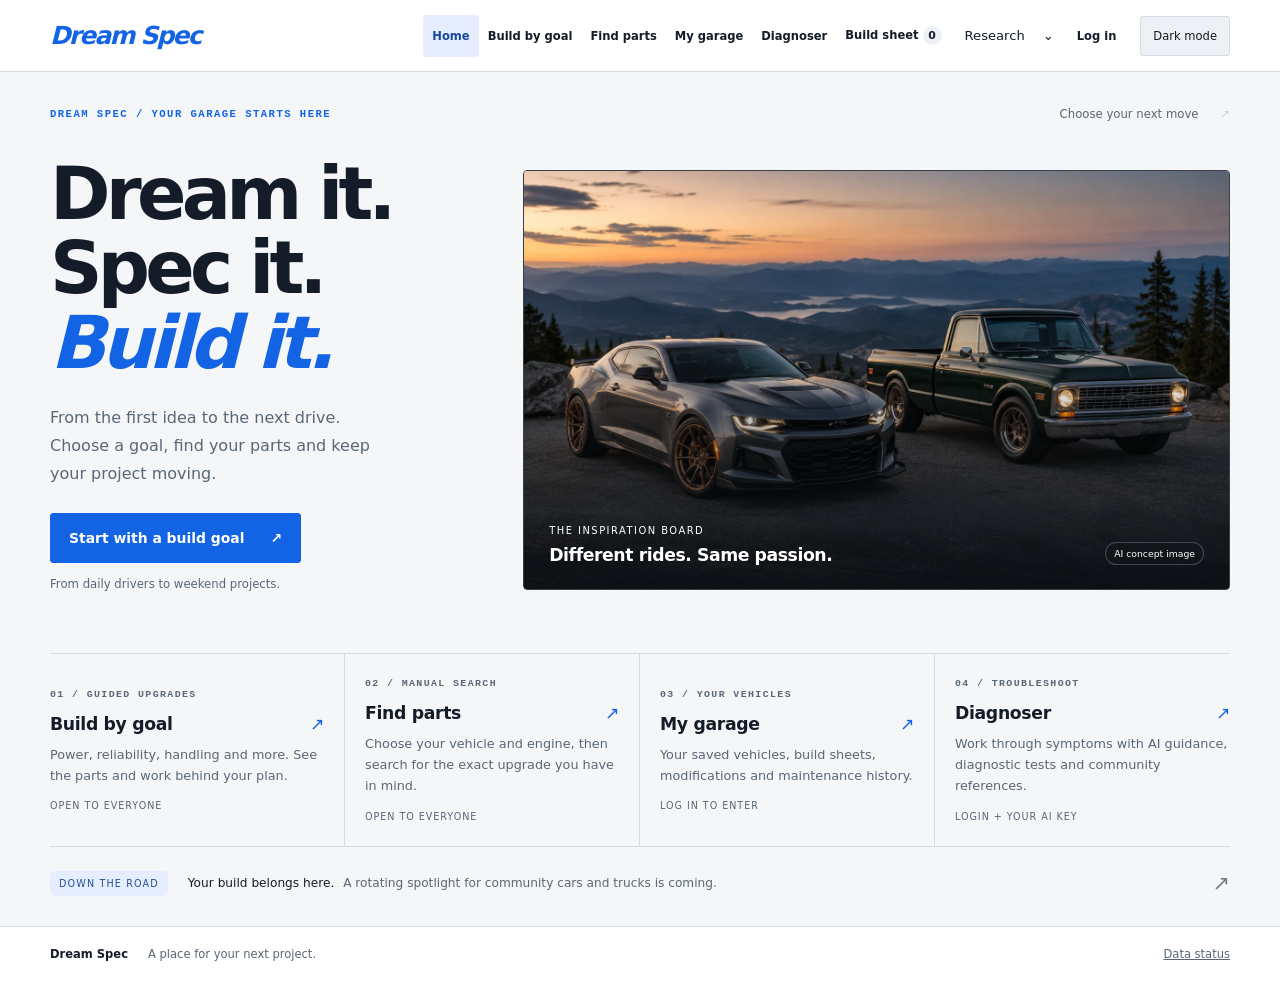
<file: index.html>
<!doctype html>
<html lang="en">
<head>
  <meta charset="utf-8" />
  <meta name="viewport" content="width=device-width,initial-scale=1" />
  <meta name="description" content="Dream Spec - automotive parts compatibility, rankings, pricing, research and build sheets." />
  <title>Dream Spec — Build smarter</title>
  <script src="dreamspec-config.js"></script>
  <script src="ds-appearance.js"></script>
  <link rel="stylesheet" href="styles.css" />
  <link rel="stylesheet" href="enhancements.css" /><link rel="stylesheet" href="polish.css" />
  <link rel="stylesheet" href="home.css" />
  <link rel="stylesheet" href="dreamspec-theme.css" />
</head>
<body data-view="home" class="ui-refresh">
  <a class="skip-link" href="#mainContent">Skip to content</a>
  <header class="topbar">
    <a class="brand" href="#" data-route="home" aria-label="Dream Spec home">Dream <span>Spec</span></a>
    <nav id="mainNav" class="main-nav" aria-label="Primary navigation">
      <button class="nav-link active" data-route="home">Home</button>
      <button class="nav-link" data-route="goals">Build by goal</button>
      <button class="nav-link" data-route="catalog">Find parts</button>
      <button class="nav-link" data-route="garage" data-route-bound="1">My garage</button>
      <button class="nav-link" data-route="diagnose">Diagnoser</button>
      <button class="nav-link" data-route="build">Build sheet <span id="buildNavCount" class="nav-count">0</span></button>
      <details class="research-nav"><summary>Research <span aria-hidden="true">⌄</span></summary><div class="research-menu">
      <button class="nav-link" data-route="prices">Price Finder <span id="priceNavCount" class="nav-count">0</span></button>
      <button class="nav-link" data-route="rankings">Rankings</button>
      <button class="nav-link" data-route="compare">Compare <span id="compareNavCount" class="nav-count">0</span></button>
      </div></details>
      <button id="accountButton" class="nav-link" data-route="account">Log in</button>
    </nav>
    <button id="colorModeToggle" class="ds-color-toggle" aria-label="Toggle dark mode" aria-pressed="false">Dark mode</button>
    <button id="mobileMenuButton" class="mobile-menu" aria-controls="mainNav" aria-expanded="false">Menu</button>
  </header>

  <main id="mainContent" tabindex="-1">
    <section id="homeView" class="view active-view shell" aria-labelledby="homeTitle">
      <div class="home-intro"><span class="eyebrow">Dream Spec / Your garage starts here</span><span class="home-edition">Choose your next move <span aria-hidden="true">↗</span></span></div>
      <div class="home-hero">
        <div class="home-copy">
          <h1 id="homeTitle">Dream it.<br>Spec it.<br><em>Build it.</em></h1>
          <p>From the first idea to the next drive. Choose a goal, find your parts and keep your project moving.</p>
          <button class="button primary home-cta" data-home-go="goals">Start with a build goal <span aria-hidden="true">↗</span></button>
          <span class="home-small-note">From daily drivers to weekend projects.</span>
        </div>
        <figure class="vehicle-showcase">
          <img src="assets/garage-showcase.webp" width="1536" height="1024" fetchpriority="high" alt="A silver sports coupe and a green classic pickup at a mountain overlook at dusk." />
          <figcaption><div><span class="showcase-kicker">The inspiration board</span><strong>Different rides. Same passion.</strong></div><span class="concept-label">AI concept image</span></figcaption>
        </figure>
      </div>
      <div class="home-paths ds-hub-paths" aria-label="Choose your next move">
        <button class="home-path" data-home-go="goals"><span class="path-number">01 / GUIDED UPGRADES</span><span class="path-title">Build by goal <span aria-hidden="true">↗</span></span><span class="path-description">Power, reliability, handling and more. See the parts and work behind your plan.</span><span class="ds-path-access">Open to everyone</span></button>
        <button class="home-path" data-home-go="catalog"><span class="path-number">02 / MANUAL SEARCH</span><span class="path-title">Find parts <span aria-hidden="true">↗</span></span><span class="path-description">Choose your vehicle and engine, then search for the exact upgrade you have in mind.</span><span class="ds-path-access">Open to everyone</span></button>
        <button class="home-path" data-home-go="garage"><span class="path-number">03 / YOUR VEHICLES</span><span class="path-title">My garage <span aria-hidden="true">↗</span></span><span class="path-description">Your saved vehicles, build sheets, modifications and maintenance history.</span><span class="ds-path-access">Log in to enter</span></button>
        <button class="home-path" data-home-go="diagnose"><span class="path-number">04 / TROUBLESHOOT</span><span class="path-title">Diagnoser <span aria-hidden="true">↗</span></span><span class="path-description">Work through symptoms with AI guidance, diagnostic tests and community references.</span><span class="ds-path-access">Login + your AI key</span></button>
      </div>
      <aside class="community-preview" aria-label="Upcoming community showcase"><span class="coming-label">Down the road</span><p><strong>Your build belongs here.</strong> A rotating spotlight for community cars and trucks is coming.</p><span class="community-mark" aria-hidden="true">↗</span></aside>
    </section>
    <section class="vehicle-strip">
      <div class="vehicle-strip-inner">
        <div class="vehicle-title"><span class="eyebrow">Your garage</span><strong id="vehicleName">Select a vehicle</strong><div class="browse-mode" role="tablist" aria-label="Catalog scope"><button id="vehicleModeButton" class="mode-button active" role="tab" aria-selected="true">Car</button><button id="platformModeButton" class="mode-button" role="tab" aria-selected="false">Engine / platform</button></div></div>
        <div class="selection-controls">
          <label class="application-search"><span>Find a car or engine</span><input id="applicationSearch" type="search" placeholder="e.g. Z3 2000, M52TU, Miata" autocomplete="off" aria-controls="applicationResults"></label>
          <div id="applicationResults" class="application-results" hidden aria-live="polite"></div>
          <div id="vehicleSelectors" class="vehicle-selectors">
            <label><span>Make</span><select id="makeSelect"></select></label>
            <label><span>Model</span><select id="modelSelect"></select></label>
            <label><span>Year</span><select id="yearSelect"></select></label>
            <label><span>Engine / variant</span><select id="variantSelect"></select></label>
          </div>
          <div id="platformSelectors" class="vehicle-selectors platform-selectors" hidden>
            <label><span>Make</span><select id="platformMakeSelect"></select></label>
            <label><span>Engine / platform</span><select id="platformSelect"></select></label>
            <label><span>Application</span><select id="platformApplicationSelect"></select></label>
          </div>
        </div>
        <div class="vehicle-side"><label><span>Goal</span><select id="goalSelect"><option value="balanced">Balanced street</option><option value="reliability">Reliability</option><option value="power">Power</option><option value="handling">Handling</option><option value="track">Track</option><option value="budget">Budget</option><option value="offroad">Off-road</option><option value="lightweight">Weight reduction</option><option value="safety">Safety</option></select></label><div id="vehicleBadges" class="vehicle-badges"></div></div>
      </div>
    </section>

    <div class="shell prototype-banner"><strong>Evidence-first catalog:</strong> automated product and vehicle updates. Ratings require published review data. <a href="data-status.html">View pipeline health</a>.</div>

    <section id="catalogView" class="view">
      <div class="hero shell">
        <div><span class="eyebrow">Automotive build planning</span><h1>Find parts that fit.<br>Research before you wrench.</h1><p>Compare compatible upgrades, rankings, seller pricing, owner discussions, install resources, prerequisites and complete build sheets in one place.</p></div>
        <div class="hero-stats"><div><strong id="heroCompatible">0</strong><span>catalog parts</span></div><div><strong id="heroCategories">0</strong><span>categories</span></div><div><strong id="heroOffers">0</strong><span>price offers</span></div><div><strong id="heroWatched">0</strong><span>watched prices</span></div></div>
      </div>

      <section class="shell filter-panel">
        <label class="search-label"><span>Search parts</span><input id="searchInput" type="search" placeholder="Search brand, part, category..." /></label>
        <label><span>Category</span><select id="categoryFilter"></select></label>
        <label><span>Install</span><select id="difficultyFilter"><option>All</option><option>Easy</option><option>Moderate</option><option>Advanced</option><option>Professional</option></select></label>
        <label><span>Max price</span><select id="maxPriceFilter"><option value="Any">Any</option><option value="250">$250</option><option value="500">$500</option><option value="1000">$1,000</option><option value="2000">$2,000</option></select></label>
        <label><span>Sort</span><select id="sortSelect"><option value="recommended">Rating & evidence</option><option value="price-low">Lowest recent price</option><option value="price-high">Highest recent price</option></select></label>
        <label class="check-filter"><input id="hideUnverified" type="checkbox" /><span>Source-listed fitment only</span></label>
      </section>

      <section class="shell content-grid">
        <aside class="category-sidebar">
          <div class="sidebar-title">Categories</div><div id="categoryButtons"></div>
          <div class="sidebar-card"><span class="eyebrow">Fitment engine</span><strong id="fitmentSummary">Exact vehicle selected</strong><p>Parts are filtered by the selected vehicle. Build rules add known dependencies, conflicts and goal-based coverage checks.</p></div>
          <div class="sidebar-card"><span class="eyebrow">Research</span><strong>Every part has a research center</strong><p>Open Details for forums, Reddit discussions, install videos, photos, PDF/manual searches, tools and install planning steps.</p></div>
        </aside>
        <section><div class="section-head"><div><span class="eyebrow">Catalog</span><h2 id="catalogTitle">Parts for your project</h2></div><span id="resultCount" class="result-count"></span></div><div id="partGrid" class="part-grid"></div></section>
      </section>
    </section>


    <section id="goalsView" class="view shell ds-workspace" aria-labelledby="goalsTitle">
      <div class="page-head"><div><span class="eyebrow">01 / Guided upgrades</span><h1 id="goalsTitle">What’s your next goal?</h1><p>Select a vehicle above, then choose a direction for your build.</p></div></div>
      <div id="goalCards" class="ds-goal-grid"></div>
      <form id="guidedPlanForm" class="ds-card ds-form-grid">
        <label>Build goal<select id="guidedGoal"><option value="power">Make more power</option><option value="reliability">Make it more reliable</option><option value="handling">Make it handle better</option><option value="offroad">Make it more off-road capable</option><option value="lightweight">Make it lighter</option><option value="safety">Make it safer</option><option value="balanced">Balanced street build</option><option value="track">Get it ready for the track</option><option value="budget">Build on a budget</option></select></label>
        <label>Total build budget ($)<input id="guidedBudget" type="number" min="0" max="10000000" step="100" placeholder="Optional"></label>
        <label>Labor rate / hour ($)<input id="guidedLabor" type="number" min="0" max="10000" step="5" placeholder="Optional"></label>
        <button class="button primary" type="submit">Preview my plan ↗</button>
      </form>
      <div id="guidedPlan" aria-live="polite"></div>
    </section>
    <section id="accountView" class="view shell ds-workspace" aria-labelledby="accountTitle">
      <div class="page-head"><div><span class="eyebrow">Your Dream Spec account</span><h1 id="accountTitle">Your garage. Your progress.</h1><p>Log in to save your vehicles and service history or use the Diagnoser.</p></div></div>
      <div class="ds-account-grid"><div class="ds-card">
        <form id="accountForm" class="ds-stack">
          <label>Email<input name="email" type="email" autocomplete="email" required maxlength="254"></label>
          <label>Password<input name="password" type="password" autocomplete="current-password" minlength="6" maxlength="256" required></label>
          <div class="ds-actions"><button class="button primary" type="submit" value="login">Log in</button><button class="button secondary" type="submit" value="signup">Create account</button><button id="forgotPassword" type="button" class="button secondary">Reset password</button></div>
          <p class="ds-muted">Use at least 12 characters for a new password.</p>
        </form>
        <form id="passwordRecoveryForm" class="ds-stack" hidden><label>New password<input name="password" type="password" autocomplete="new-password" minlength="12" maxlength="256" required></label><button class="button primary" type="submit">Save new password</button></form>
        <div id="signedInAccount" hidden><p>Signed in as <strong id="accountEmail"></strong></p><button id="signOutButton" class="button secondary">Log out</button></div>
        <p id="accountStatus" role="status"></p>
      </div><aside class="ds-card"><span class="eyebrow">Make it feel like your garage</span><h2>Appearance</h2><label>Menu style<select id="appearanceSelect"><option value="racing">Racing</option><option value="classic">Classic</option></select></label><p>Use the header toggle for light or dark mode. Classic + Dark restores the previous visual style.</p><p class="ds-muted">These preferences stay in this browser.</p></aside></div>
    </section>
    <section id="diagnoseView" class="view shell ds-workspace" aria-labelledby="diagnoseTitle">
      <div class="page-head"><div><span class="eyebrow">04 / Troubleshoot</span><h1 id="diagnoseTitle">Get to the root of it.</h1><p>Describe the symptoms. Build a test plan. Verify the fault before replacing parts.</p></div></div>
      <section class="ds-card">
        <h2>Your AI connection</h2><p>Use your OpenAI API key. Diagnostic and web-search calls are billed to your API account. Your key stays in this tab’s memory and is cleared when you log out or reload.</p>
        <form id="diagnosisKeyForm" class="ds-form-grid"><label>OpenAI API key<input id="diagnosisApiKey" type="password" autocomplete="off" spellcheck="false" required placeholder="sk-…"></label><button type="submit" class="button primary">Connect my key</button></form>
        <p id="aiConnectionStatus" role="status"></p><button id="disconnectAI" class="button secondary" hidden>Disconnect AI key</button>
      </section>
      <form id="diagnosisForm" class="ds-card ds-stack" hidden>
        <label>Saved vehicle<select id="diagnoseVehicle" name="vehicle" required></select></label>
        <p class="ds-muted">Add your vehicle in My Garage first. The selected vehicle, symptoms and relevant maintenance context will be sent to OpenAI.</p>
        <label>Symptoms<textarea name="symptoms" minlength="8" maxlength="4000" rows="5" required placeholder="When does it happen? What do you hear, feel or see? What have you tested?"></textarea></label>
        <label>Trouble codes<input name="codes" maxlength="120" placeholder="P0171, P0300" autocomplete="off"></label>
        <button type="submit" class="button primary">Research and diagnose ↗</button>
      </form>
      <p id="diagnosisStatus" role="status"></p><div id="diagnosisResult" aria-live="polite"></div>
    </section>

    <section id="pricesView" class="view shell">
      <div class="page-head"><div><span class="eyebrow">Seller comparison</span><h1>Price finder.</h1></div><p>Compare seller snapshots, live API offers when available, seller spread, watch parts, and jump out to verify current price, stock and shipping.</p></div>
      <div id="priceSummary" class="price-summary"></div><div id="bestDealText" class="price-note"></div><div id="priceTable" class="ranking-table"></div>
    </section>

    <section id="rankingsView" class="view shell">
      <div class="page-head"><div><span class="eyebrow">Vehicle-specific rankings</span><h1>Ratings with evidence.</h1></div><p>Published review ratings with links to their sources. Filter by category to compare similar parts.</p></div>
      <div class="rank-controls"><label><span>Ranking category</span><select id="rankingCategoryFilter"></select></label></div><div id="rankingSummary" class="ranking-summary"></div><div id="categoryTopPicks" class="top-picks"></div><div id="rankingTable" class="ranking-table"></div>
    </section>

    <section id="compareView" class="view shell">
      <div class="page-head build-page-head"><div><span class="eyebrow">Side-by-side</span><h1>Compare parts.</h1><p>Compare observed prices, published ratings, fitment evidence and supporting parts side by side.</p></div><button id="clearCompareButton" class="button secondary">Clear comparison</button></div>
      <div id="compareEmpty" class="empty-state"></div><div id="compareTableWrap" class="compare-wrap"></div>
    </section>

    <section id="buildView" class="view shell">
      <div class="page-head build-page-head"><div><span class="eyebrow">Build sheet</span><h1 id="buildTitle">My build</h1></div><div class="build-actions"><button id="copyBuildButton" class="button secondary">Copy summary</button><button id="shareBuildButton" class="button secondary">Copy share link</button><button class="button secondary" onclick="exportBuild()">Export JSON</button><label class="button secondary">Import JSON<input type="file" accept="application/json,.json" hidden onchange="importBuild(this.files[0]);this.value=''"></label><button id="clearBuildButton" class="button danger">Clear build</button></div></div>
      <div class="build-controls"><label><span>Build name</span><input id="buildNameInput" type="text" value="My build" /></label><label><span>Total budget ($)</span><input id="budgetInput" type="number" min="0" step="100" value="5000" /></label><label><span>Labor rate / hour</span><input id="laborRateInput" type="number" min="0" step="5" value="0" /></label></div>
      <div class="build-layout">
        <section><div id="compatibilityPanel" class="compatibility-panel"></div><div id="coveragePanel" class="coverage-panel"></div><div id="buildCategories" class="build-categories"></div><div class="suggestions"><span class="eyebrow">What to add next</span><h3>Build suggestions</h3><div id="buildSuggestions" class="suggestion-grid"></div></div></section>
        <aside class="build-summary-card"><span class="eyebrow">Estimated build</span><div class="summary-big"><span>Known cost + estimated labor</span><strong id="buildTotal">$0</strong></div><div class="summary-breakdown"><div><span>Parts</span><strong id="buildPartsTotal">$0</strong></div><div><span>Estimated labor</span><strong id="buildLaborTotal">$0</strong></div></div><div class="summary-grid"><div><span>Parts</span><strong id="buildPartCount">0</strong></div><div><span>Install time</span><strong id="buildHours">—</strong></div><div><span>Ordered</span><strong id="buildAvgRating">—</strong></div><div><span>Installed</span><strong id="buildPowerImpact">—</strong></div><div><span>Fitment sources</span><strong id="buildConfidence">—</strong></div></div><div id="buildGoalScore" class="goal-score"></div><div id="budgetStatus" class="budget-status"></div><p class="fine-print">Parts pricing and labor time are planning values. Verify exact SKU, fitment, seller price, service procedure and labor estimate before purchasing.</p></aside>
      </div>
    </section>
  </main>

  <dialog id="partDialog" class="part-dialog"><button id="dialogClose" class="dialog-close" aria-label="Close">×</button><div id="partDialogContent"></div></dialog>
  <div id="toast" class="toast" role="status" aria-live="polite"></div>
  <footer><div class="shell footer-inner"><strong>Dream Spec</strong><span>A place for your next project.</span><a href="data-status.html">Data status</a></div></footer>

  <script src="data.js"></script>
  <script src="data-extra.js"></script>
  <script src="pipeline-data.js"></script>
  <script src="pipeline-bridge.js"></script>
  <script src="ds-core.js"></script>
  <script src="ds-auth.js"></script>
  <script src="ds-owned.js"></script>
  <script src="app-v2.js"></script>
  <script src="research.js"></script>
  <script src="curated-discussions.js"></script>
  <script src="trust-ui.js"></script>
  <script src="supabase-bridge.js"></script>
  <script src="ds-hub.js"></script>
</body>
</html>
</file>
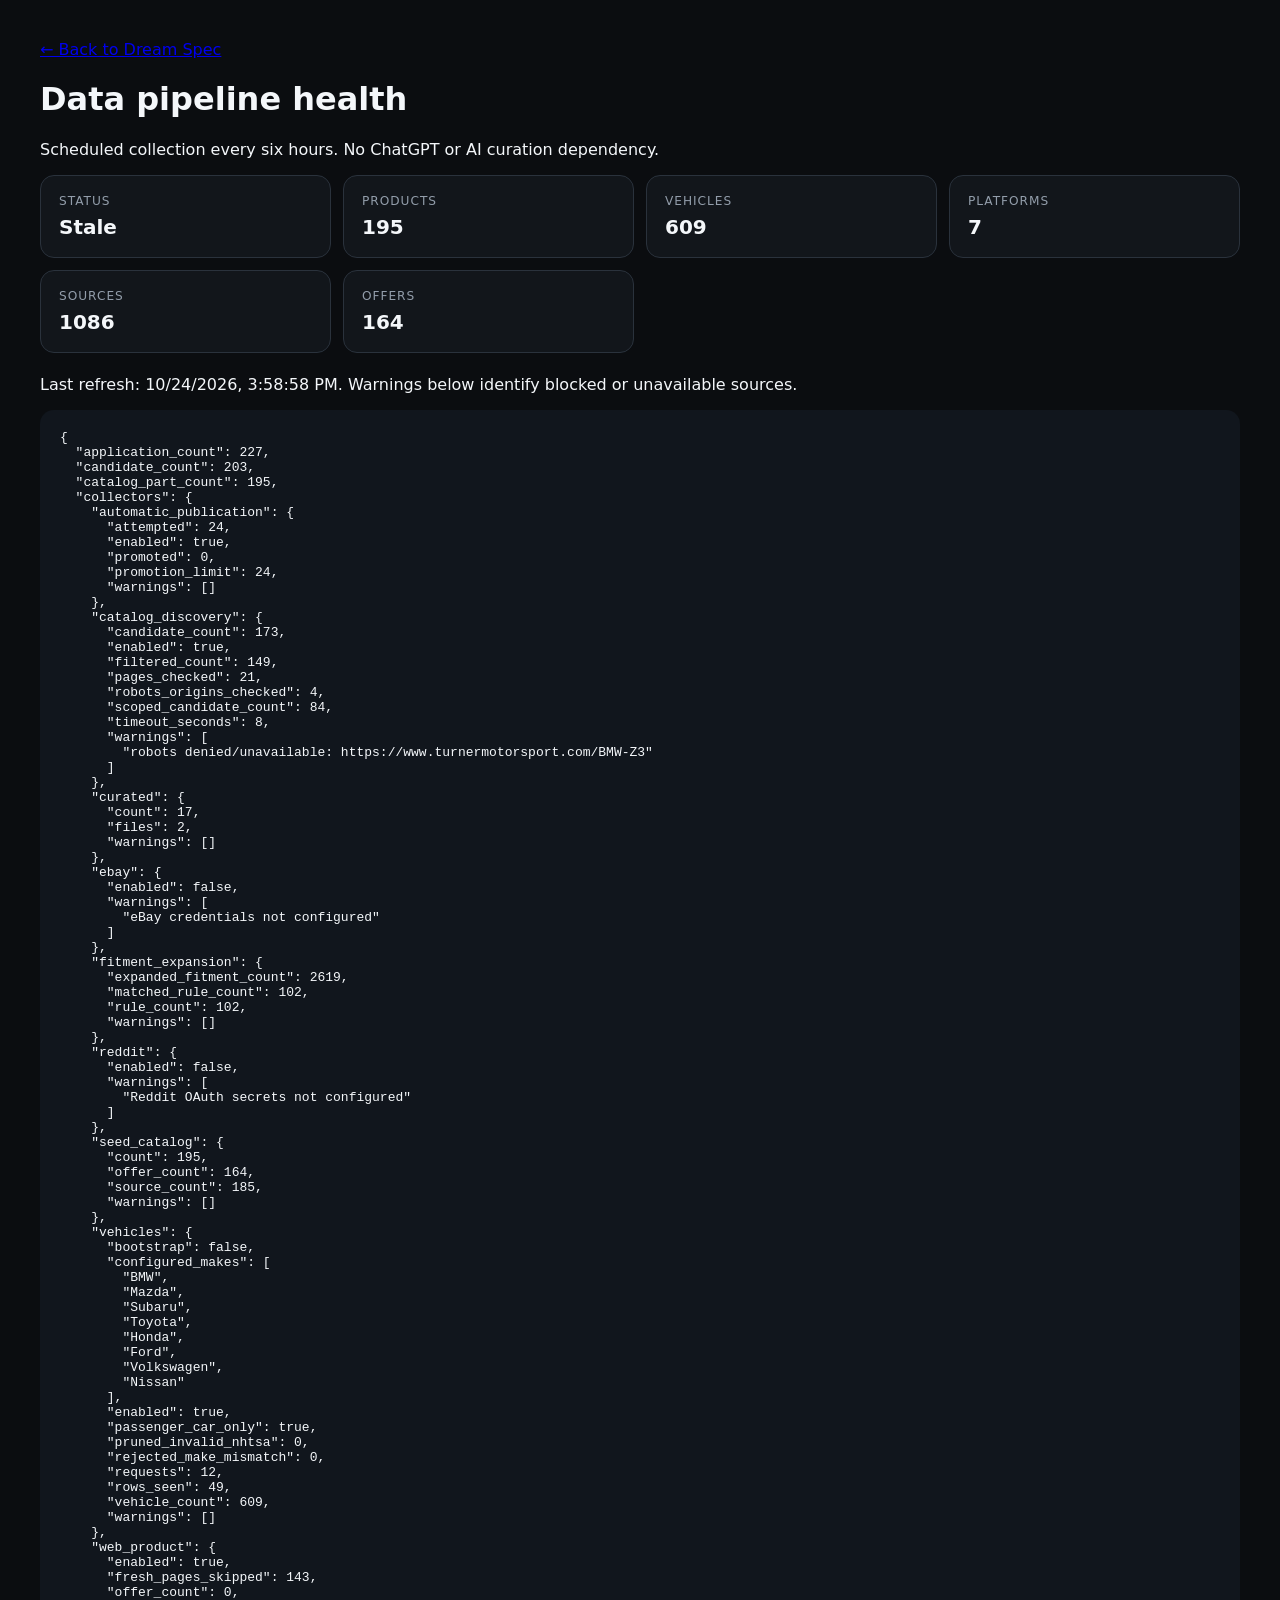
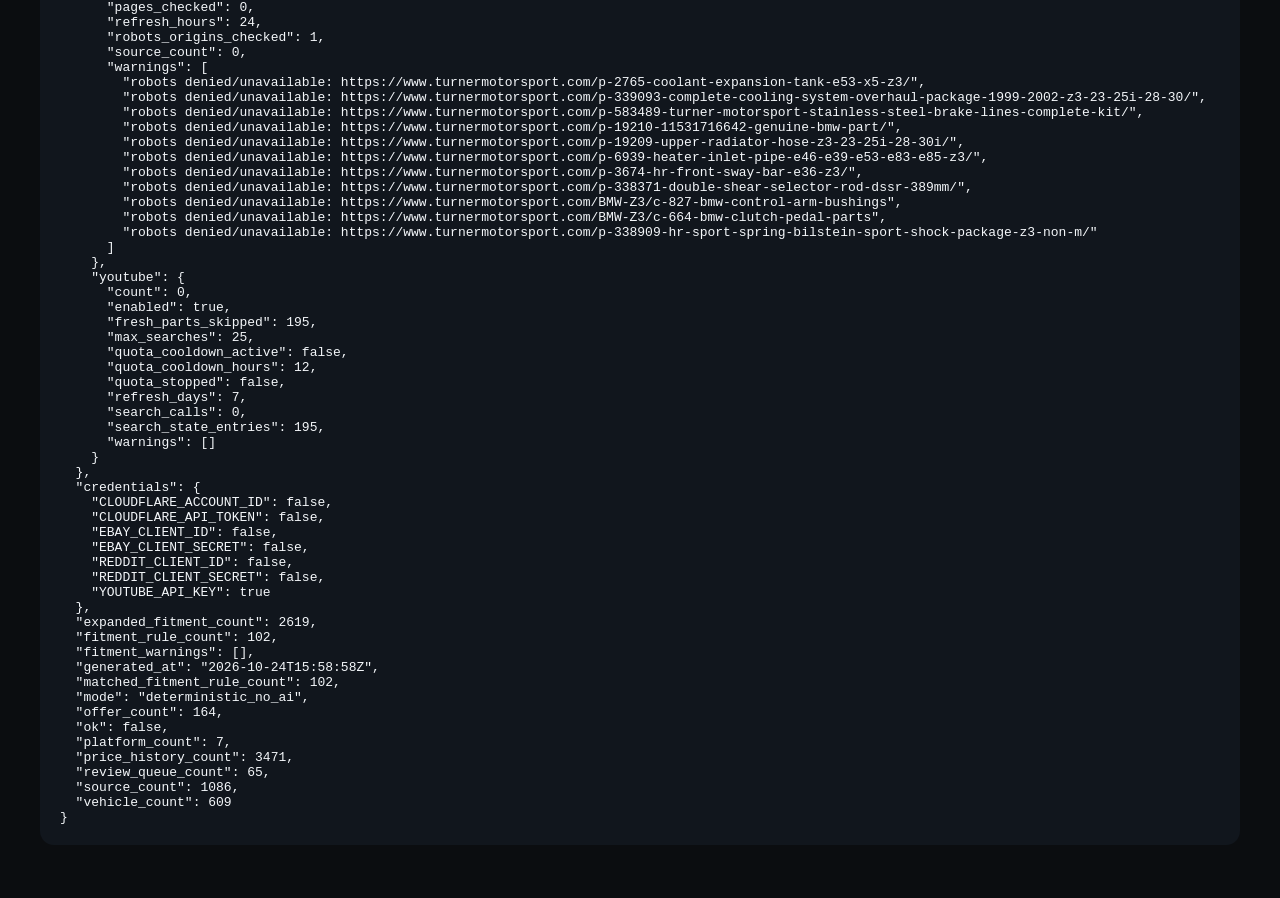
<file: data-status.html>
<!doctype html><html lang="en"><head><meta charset="utf-8"><meta name="viewport" content="width=device-width,initial-scale=1"><title>Dream Spec data health</title><link rel="stylesheet" href="styles.css"><link rel="stylesheet" href="enhancements.css"></head><body><main class="shell" style="padding:40px 20px"><a href="index.html">← Back to Dream Spec</a><h1>Data pipeline health</h1><p>Scheduled collection every six hours. No ChatGPT or AI curation dependency.</p><div id="health" class="ranking-summary"></div><p id="freshness"></p><pre id="details" style="white-space:pre-wrap;background:#11161d;padding:20px;border-radius:14px;overflow:auto"></pre></main><script>fetch('data/live/status.json',{cache:'no-store'}).then(r=>{if(!r.ok)throw Error(r.status);return r.json()}).then(s=>{const stale=Date.now()-Date.parse(s.generated_at)>12*3600000;document.getElementById('health').innerHTML=`<div><span>Status</span><strong>${stale?'Stale':s.ok?'Healthy':'Partial coverage'}</strong></div><div><span>Products</span><strong>${Number(s.catalog_part_count)||0}</strong></div><div><span>Vehicles</span><strong>${Number(s.vehicle_count)||0}</strong></div><div><span>Platforms</span><strong>${Number(s.platform_count)||0}</strong></div><div><span>Sources</span><strong>${Number(s.source_count)||0}</strong></div><div><span>Offers</span><strong>${Number(s.offer_count)||0}</strong></div>`;document.getElementById('freshness').textContent='Last refresh: '+new Date(s.generated_at).toLocaleString()+'. Warnings below identify blocked or unavailable sources.';document.getElementById('details').textContent=JSON.stringify(s,null,2)}).catch(e=>document.getElementById('details').textContent='Status unavailable: '+e)</script></body></html>
</file>
<file: styles.css>
*{box-sizing:border-box}html{scroll-behavior:smooth}:root{--bg:#0b0d10;--panel:#12161b;--panel2:#171c22;--panel3:#1d232b;--text:#f4f7fa;--muted:#929daa;--line:#2a323c;--accent:#dfff4f;--accent2:#a8ffbd;--warn:#ffcf5a;--danger:#ff7b7b;--blue:#80bfff;--shadow:0 16px 50px rgba(0,0,0,.22)}
body{margin:0;background:var(--bg);color:var(--text);font-family:Inter,ui-sans-serif,system-ui,-apple-system,BlinkMacSystemFont,"Segoe UI",sans-serif}button,select,input{font:inherit}button{color:inherit}.shell{width:min(1320px,calc(100% - 40px));margin:auto}.topbar{height:66px;position:sticky;top:0;z-index:40;display:flex;align-items:center;gap:34px;padding:0 max(20px,calc((100vw - 1320px)/2));background:rgba(11,13,16,.94);backdrop-filter:blur(14px);border-bottom:1px solid var(--line)}.brand{font-weight:950;letter-spacing:-.055em;text-decoration:none;color:var(--text);font-size:1.25rem}.brand span{color:var(--accent)}.main-nav{display:flex;align-items:center;gap:4px}.nav-link,.mobile-menu{border:0;background:transparent;cursor:pointer;color:var(--muted);padding:9px 12px;border-radius:8px;font-weight:750;font-size:.86rem}.nav-link:hover,.nav-link.active{background:var(--panel2);color:var(--text)}.nav-count{display:inline-grid;place-items:center;min-width:19px;height:19px;padding:0 5px;background:var(--panel3);border:1px solid var(--line);border-radius:99px;font-size:.68rem}.mobile-menu{display:none;margin-left:auto}
.vehicle-strip{background:#101419;border-bottom:1px solid var(--line)}.vehicle-strip-inner{width:min(1320px,calc(100% - 40px));margin:auto;min-height:92px;display:grid;grid-template-columns:1fr 1.45fr 1fr;gap:24px;align-items:center}.vehicle-title{display:flex;flex-direction:column;gap:4px}.vehicle-title strong{font-size:1.05rem}.eyebrow{font-size:.7rem;letter-spacing:.15em;text-transform:uppercase;color:var(--accent);font-weight:900}.vehicle-selectors{display:grid;grid-template-columns:1.3fr 1fr;gap:10px}label{display:flex;flex-direction:column;gap:6px;color:var(--muted);font-size:.72rem;font-weight:800;text-transform:uppercase;letter-spacing:.06em}select,input{width:100%;background:var(--panel2);border:1px solid var(--line);color:var(--text);border-radius:9px;padding:11px 12px;outline:none;text-transform:none;letter-spacing:0}select:focus,input:focus{border-color:#596675}.vehicle-badges{display:flex;flex-wrap:wrap;justify-content:flex-end;gap:6px}.badge{padding:6px 8px;border-radius:7px;background:var(--panel2);border:1px solid var(--line);font-size:.72rem;color:var(--muted)}
.view{display:none}.active-view{display:block}.hero{padding:72px 0 52px;display:grid;grid-template-columns:1.45fr .75fr;gap:70px;align-items:end}.hero h1,.page-head h1{margin:10px 0 18px;font-size:clamp(2.8rem,6vw,5.7rem);line-height:.94;letter-spacing:-.065em}.hero p,.page-head p{max-width:740px;color:var(--muted);font-size:1.03rem;line-height:1.65}.hero-stats{display:grid;grid-template-columns:repeat(3,1fr);border:1px solid var(--line);background:var(--panel);border-radius:15px;overflow:hidden}.hero-stats div{padding:22px 14px;border-right:1px solid var(--line)}.hero-stats div:last-child{border:0}.hero-stats strong{display:block;font-size:1.8rem}.hero-stats span{font-size:.72rem;color:var(--muted)}
.filter-panel{display:grid;grid-template-columns:2.2fr 1fr 1fr auto;gap:12px;align-items:end;background:var(--panel);border:1px solid var(--line);padding:16px;border-radius:15px;margin-bottom:28px}.check-filter{height:42px;flex-direction:row;align-items:center;padding:0 8px;text-transform:none;letter-spacing:0;white-space:nowrap}.check-filter input{width:auto}.content-grid{display:grid;grid-template-columns:220px minmax(0,1fr);gap:28px;align-items:start}.category-sidebar{position:sticky;top:180px}.sidebar-title{font-size:.75rem;text-transform:uppercase;color:var(--muted);letter-spacing:.1em;margin-bottom:8px}.category-button{width:100%;text-align:left;border:0;background:transparent;color:var(--muted);padding:10px 11px;border-radius:8px;cursor:pointer;display:flex;justify-content:space-between}.category-button:hover,.category-button.active{background:var(--panel2);color:var(--text)}.sidebar-card{margin-top:20px;padding:15px;background:var(--panel);border:1px solid var(--line);border-radius:12px}.sidebar-card strong{display:block;margin:7px 0}.sidebar-card p{font-size:.78rem;color:var(--muted);line-height:1.55;margin-bottom:0}.section-head{display:flex;justify-content:space-between;align-items:end;margin-bottom:14px}.section-head h2{font-size:1.6rem;letter-spacing:-.035em;margin:5px 0}.result-count{font-size:.77rem;color:var(--muted);border:1px solid var(--line);border-radius:99px;padding:6px 9px}
.part-grid{display:grid;grid-template-columns:repeat(2,minmax(0,1fr));gap:14px;padding-bottom:80px}.part-card{position:relative;background:var(--panel);border:1px solid var(--line);border-radius:14px;padding:18px;display:flex;flex-direction:column;gap:14px;min-height:340px;transition:.18s ease}.part-card:hover{transform:translateY(-2px);border-color:#3b4653;box-shadow:var(--shadow)}.part-top{display:flex;justify-content:space-between;gap:18px}.part-brand{font-size:.69rem;text-transform:uppercase;letter-spacing:.12em;color:var(--muted)}.part-name{font-size:1.08rem;font-weight:850;line-height:1.25;margin-top:5px}.score-chip{width:58px;height:58px;border-radius:50%;display:grid;place-items:center;background:var(--accent);color:#10120b;font-weight:950;flex:0 0 auto}.tags{display:flex;gap:5px;flex-wrap:wrap}.tag{font-size:.67rem;color:var(--muted);padding:5px 7px;border-radius:99px;background:var(--panel2);border:1px solid var(--line)}.fitment-line{display:flex;align-items:center;gap:7px;font-size:.76rem;color:var(--accent2)}.fit-dot{width:7px;height:7px;border-radius:50%;background:var(--accent2)}.score-list{display:grid;gap:7px}.score-row{display:grid;grid-template-columns:76px 1fr 30px;gap:8px;align-items:center;font-size:.7rem;color:var(--muted)}.score-track{height:5px;background:#242b34;border-radius:99px;overflow:hidden}.score-track span{display:block;height:100%;background:var(--accent2)}.part-price-row{display:flex;justify-content:space-between;align-items:end;margin-top:auto}.price-block small{display:block;color:var(--muted);font-size:.67rem}.price-block strong{font-size:1.2rem}.offer-count{font-size:.68rem;color:var(--muted)}.card-actions{display:flex;gap:7px}.button{border:0;border-radius:8px;padding:9px 11px;font-weight:850;cursor:pointer}.button.primary{background:var(--accent);color:#111}.button.secondary{background:var(--panel2);border:1px solid var(--line);color:var(--text)}.button.danger{background:#2a1719;color:#ff9d9d;border:1px solid #573034}.button.small{padding:7px 9px;font-size:.76rem}.compare-toggle.selected{border-color:var(--blue);color:var(--blue)}
.page-head{padding:70px 0 30px;display:flex;justify-content:space-between;gap:50px;align-items:end}.page-head h1{font-size:clamp(2.4rem,5vw,4.7rem)}.page-head p{max-width:520px}.ranking-summary{display:grid;grid-template-columns:repeat(4,1fr);gap:12px;margin-bottom:20px}.ranking-summary>div{background:var(--panel);border:1px solid var(--line);border-radius:12px;padding:18px}.ranking-summary span{display:block;color:var(--muted);font-size:.72rem}.ranking-summary strong{font-size:1.35rem}.ranking-table{border:1px solid var(--line);border-radius:14px;overflow:hidden;margin-bottom:80px}.ranking-row{display:grid;grid-template-columns:70px 2fr .8fr .8fr .8fr .8fr 120px;align-items:center;background:var(--panel);border-bottom:1px solid var(--line);min-height:72px;padding:0 15px;gap:10px}.ranking-row:last-child{border:0}.ranking-row.header{min-height:45px;background:#101419;color:var(--muted);font-size:.7rem;text-transform:uppercase;letter-spacing:.07em}.rank-number{font-size:1.4rem;font-weight:950;color:var(--muted)}.rank-part strong{display:block}.rank-part small{color:var(--muted)}.metric-cell{font-size:.82rem}.metric-cell strong{display:block}.metric-cell span{font-size:.66rem;color:var(--muted)}
.empty-state{border:1px dashed var(--line);border-radius:14px;padding:50px;text-align:center;color:var(--muted);margin-bottom:80px}.compare-wrap{overflow-x:auto;margin-bottom:80px}.compare-table{min-width:900px;display:grid;border:1px solid var(--line);border-radius:14px;overflow:hidden}.compare-row{display:grid;grid-template-columns:180px repeat(var(--cols),minmax(190px,1fr));border-bottom:1px solid var(--line)}.compare-row:last-child{border:0}.compare-cell{padding:15px;border-right:1px solid var(--line);background:var(--panel)}.compare-cell:last-child{border:0}.compare-label{background:#101419;color:var(--muted);font-size:.73rem;text-transform:uppercase;letter-spacing:.08em}.compare-part-head{min-height:140px}.compare-part-head strong{display:block;font-size:1rem;margin:7px 0}.compare-part-head small{color:var(--muted)}.metric-good{color:var(--accent2)}.metric-warn{color:var(--warn)}
.build-page-head{align-items:center}.build-actions{display:flex;gap:8px;flex-wrap:wrap;justify-content:flex-end}.build-layout{display:grid;grid-template-columns:minmax(0,1fr) 330px;gap:25px;align-items:start;padding-bottom:80px}.compatibility-panel{margin-bottom:16px}.compat-card{border:1px solid var(--line);background:var(--panel);border-radius:12px;padding:16px}.compat-card.good{border-color:#2c5a3c}.compat-card.warn{border-color:#5b4b23}.compat-card h3{margin:0 0 7px}.compat-card p,.compat-card li{color:var(--muted);font-size:.82rem;line-height:1.55}.build-categories{display:grid;gap:12px}.build-category{background:var(--panel);border:1px solid var(--line);border-radius:13px;overflow:hidden}.build-category-head{padding:13px 16px;background:#101419;display:flex;justify-content:space-between}.build-category-head strong{font-size:.84rem}.build-category-head span{font-size:.72rem;color:var(--muted)}.build-item{display:grid;grid-template-columns:minmax(0,1fr) 100px 115px 44px;gap:12px;align-items:center;padding:15px 16px;border-top:1px solid var(--line)}.build-item:first-of-type{border-top:0}.build-item small{color:var(--muted);display:block;margin-top:3px}.build-summary-card{position:sticky;top:180px;background:var(--panel);border:1px solid var(--line);border-radius:14px;padding:20px}.summary-big{padding:18px 0;border-bottom:1px solid var(--line)}.summary-big span{display:block;color:var(--muted);font-size:.74rem}.summary-big strong{font-size:2rem}.summary-grid{display:grid;grid-template-columns:1fr 1fr;gap:9px;padding:15px 0}.summary-grid div{background:var(--panel2);border-radius:9px;padding:11px}.summary-grid span{display:block;font-size:.67rem;color:var(--muted)}.summary-grid strong{font-size:1rem}.goal-score{margin:4px 0 14px;padding:12px;background:#11160f;border:1px solid #314122;border-radius:10px}.goal-score span{display:block;color:var(--muted);font-size:.7rem}.goal-score strong{font-size:1.3rem;color:var(--accent)}.fine-print{font-size:.69rem;color:var(--muted);line-height:1.5}
.part-dialog{width:min(820px,calc(100% - 30px));max-height:86vh;overflow:auto;background:var(--panel);color:var(--text);border:1px solid var(--line);border-radius:16px;padding:27px}.part-dialog::backdrop{background:rgba(0,0,0,.76)}.dialog-close{position:absolute;top:10px;right:15px;border:0;background:transparent;color:var(--muted);font-size:2rem;cursor:pointer}.dialog-title{padding-right:35px}.dialog-title h2{font-size:2rem;margin:7px 0}.dialog-sub{color:var(--muted);line-height:1.6}.dialog-grid{display:grid;grid-template-columns:1fr 1fr;gap:15px;margin:22px 0}.dialog-box{background:var(--panel2);border:1px solid var(--line);border-radius:11px;padding:15px}.dialog-box h3{font-size:.82rem;text-transform:uppercase;color:var(--muted);letter-spacing:.07em}.offer-list{display:grid;gap:8px}.offer{display:grid;grid-template-columns:1fr 90px 100px;gap:12px;align-items:center;padding:11px;border:1px solid var(--line);border-radius:9px}.offer small{display:block;color:var(--muted)}.offer a{color:var(--accent);font-weight:850;text-decoration:none}.evidence-list{display:grid;gap:8px}.evidence-item{padding:11px;background:var(--panel2);border-radius:9px}.evidence-item strong{font-size:.8rem}.evidence-item p{font-size:.78rem;color:var(--muted);margin:6px 0}.warning-box{background:#231f13;border:1px solid #51431d;color:#e4cf8a;border-radius:9px;padding:12px;font-size:.78rem}.toast{position:fixed;right:20px;bottom:20px;z-index:90;background:var(--text);color:#111;padding:11px 14px;border-radius:9px;font-weight:850;opacity:0;transform:translateY(10px);pointer-events:none;transition:.2s}.toast.show{opacity:1;transform:none}footer{border-top:1px solid var(--line);background:#090b0e}.footer-inner{display:flex;justify-content:space-between;padding:26px 0;color:var(--muted);font-size:.77rem}.footer-inner strong{color:var(--text)}
@media(max-width:1050px){.vehicle-strip-inner{grid-template-columns:1fr}.vehicle-strip-inner{padding:14px 0}.vehicle-badges{justify-content:flex-start}.hero{grid-template-columns:1fr}.content-grid{grid-template-columns:1fr}.category-sidebar{position:static}.category-sidebar>div:nth-child(2){display:flex;gap:5px;overflow:auto}.category-button{width:auto;white-space:nowrap}.sidebar-card{display:none}.part-grid{grid-template-columns:1fr}.build-layout{grid-template-columns:1fr}.build-summary-card{position:static}.ranking-row{grid-template-columns:55px 2fr .8fr .8fr 100px}.ranking-row>*:nth-child(4),.ranking-row>*:nth-child(5){display:none}}
@media(max-width:720px){.shell,.vehicle-strip-inner{width:min(100% - 22px,1320px)}.main-nav{display:none;position:absolute;top:66px;left:0;right:0;background:var(--panel);border-bottom:1px solid var(--line);padding:10px 12px}.main-nav.open{display:grid}.mobile-menu{display:block}.vehicle-selectors{grid-template-columns:1fr}.hero{padding-top:46px}.hero-stats{grid-template-columns:1fr}.hero-stats div{border-right:0;border-bottom:1px solid var(--line)}.filter-panel{grid-template-columns:1fr}.page-head{display:block}.ranking-summary{grid-template-columns:1fr 1fr}.ranking-row{grid-template-columns:45px 2fr .8fr}.ranking-row>*:nth-child(3),.ranking-row>*:nth-child(4),.ranking-row>*:nth-child(5),.ranking-row>*:nth-child(6){display:none}.build-item{grid-template-columns:1fr auto}.build-item>*:nth-child(2),.build-item>*:nth-child(3){display:none}.dialog-grid{grid-template-columns:1fr}.offer{grid-template-columns:1fr 80px}.offer>*:nth-child(3){grid-column:1/-1}.footer-inner{display:grid;gap:5px}}
</file>
<file: enhancements.css>
.topbar{gap:20px}.main-nav{flex-wrap:wrap}.nav-count:empty{display:none}
.prototype-banner{margin:22px auto 0;padding:12px 16px;border:1px solid #5b5127;border-radius:12px;background:#211e12;color:#d9ce8b;font-size:.82rem;line-height:1.5}.prototype-banner strong{color:#f2e6a4}
.filter-panel{grid-template-columns:minmax(220px,1.7fr) repeat(4,minmax(125px,.65fr)) auto;align-items:end}.filter-panel label>span{white-space:nowrap}.check-filter{justify-content:center;align-items:center;min-height:46px}
.quick-meta{display:flex;flex-wrap:wrap;gap:7px;color:var(--muted);font-size:.72rem}.quick-meta span{padding:5px 8px;border:1px solid var(--line);border-radius:8px;background:#0e1217}.deal-tag{border-color:#44612d!important;color:#b8ef8a!important;background:#182210!important}.icon-button{width:38px;height:38px;border:1px solid var(--line);border-radius:9px;background:var(--panel2);color:var(--muted);cursor:pointer;font-size:1.15rem}.icon-button.selected{color:var(--accent);border-color:#687333}.card-actions{align-items:center;flex-wrap:wrap;justify-content:flex-end}.offer-count{margin-top:3px}
.price-summary,.ranking-summary{display:grid;grid-template-columns:repeat(4,1fr);gap:12px;margin-bottom:22px}.price-summary>div,.ranking-summary>div{background:var(--panel);border:1px solid var(--line);border-radius:14px;padding:18px}.price-summary span,.ranking-summary span{display:block;color:var(--muted);font-size:.76rem;text-transform:uppercase;letter-spacing:.08em;margin-bottom:7px}.price-summary strong,.ranking-summary strong{font-size:1.25rem}.price-note{padding:15px 18px;border:1px solid var(--line);border-radius:12px;background:var(--panel);color:var(--muted);margin-bottom:18px}.price-row{display:grid;grid-template-columns:minmax(220px,2fr) 1fr 1.2fr 1fr 1fr 70px 105px;gap:10px;align-items:center;padding:13px 14px;border-bottom:1px solid var(--line);font-size:.84rem}.price-row.header{color:var(--muted);font-size:.73rem;text-transform:uppercase;letter-spacing:.06em;background:var(--panel)}
.rank-controls{display:flex;justify-content:flex-end;margin:-10px 0 18px}.rank-controls label{width:min(260px,100%)}.top-picks{display:grid;grid-template-columns:repeat(4,1fr);gap:10px;margin:0 0 24px}.top-pick-card,.suggestion-card,.alternative-card{appearance:none;text-align:left;background:var(--panel);border:1px solid var(--line);border-radius:12px;color:var(--text);padding:15px;cursor:pointer}.top-pick-card:hover,.suggestion-card:hover,.alternative-card:hover{border-color:#5c6672}.top-pick-card span,.suggestion-card span{display:block;color:var(--accent);font-size:.7rem;text-transform:uppercase;letter-spacing:.08em;margin-bottom:7px}.top-pick-card strong,.suggestion-card strong,.alternative-card strong{display:block;font-size:.88rem}.top-pick-card small,.suggestion-card small,.alternative-card span{display:block;color:var(--muted);margin-top:6px;font-size:.75rem}
.build-controls{display:grid;grid-template-columns:1.5fr repeat(2,minmax(130px,.6fr));gap:10px;margin-bottom:20px;padding:16px;background:var(--panel);border:1px solid var(--line);border-radius:14px}.build-controls label span{font-size:.72rem;text-transform:uppercase;letter-spacing:.07em;color:var(--muted)}.coverage-panel{background:var(--panel);border:1px solid var(--line);border-radius:14px;padding:17px;margin-bottom:15px}.coverage-head{display:flex;align-items:end;justify-content:space-between}.coverage-head strong{display:block;margin-top:4px}.coverage-track{height:7px;background:#252b33;border-radius:99px;overflow:hidden;margin:12px 0}.coverage-track span{display:block;height:100%;background:var(--accent)}.coverage-chips{display:flex;flex-wrap:wrap;gap:7px}.coverage-chip{font-size:.72rem;padding:5px 8px;border:1px solid var(--line);border-radius:99px;color:var(--muted)}.coverage-chip.done{color:#b7e6c5;border-color:#315b3d;background:#122319}.build-item.enhanced{grid-template-columns:minmax(260px,2.5fr) 120px 130px 48px}.mini-meta{font-size:.72rem;color:var(--muted);margin-top:7px}.status-select{padding:7px 8px;font-size:.77rem}.summary-breakdown{border-top:1px solid var(--line);border-bottom:1px solid var(--line);padding:12px 0;margin:13px 0}.summary-breakdown>div{display:flex;justify-content:space-between;padding:5px 0;color:var(--muted);font-size:.82rem}.summary-breakdown strong{color:var(--text)}.budget-status{padding:12px;border:1px solid var(--line);border-radius:10px;background:var(--panel2);font-size:.82rem;margin:12px 0}.budget-status span{display:block;color:var(--muted);margin-bottom:5px}.budget-good{color:#9ee6b3}.budget-bad{color:#ffadad}.suggestions{margin-top:18px}.suggestions h3{margin-bottom:10px}.suggestion-grid{display:grid;grid-template-columns:repeat(2,1fr);gap:10px}.issue-bad{color:#ffb5b5}.issue-info{color:#c3d8ee}.compact{padding:14px!important}
.dialog-actions{display:flex;gap:9px;flex-wrap:wrap;margin-top:15px}.price-callout{display:grid;grid-template-columns:repeat(3,1fr);gap:9px;margin:10px 0 14px}.price-callout>div{background:var(--panel2);border:1px solid var(--line);border-radius:10px;padding:12px}.price-callout span{display:block;color:var(--muted);font-size:.7rem;text-transform:uppercase;margin-bottom:6px}.seller-list{border-top:1px solid var(--line)}.seller-row{display:grid;grid-template-columns:1fr 100px 75px;gap:10px;align-items:center;padding:10px 0;border-bottom:1px solid var(--line)}.seller-row small{display:block;color:var(--muted);margin-top:3px}.alternative-grid{display:grid;grid-template-columns:repeat(3,1fr);gap:8px}
.research-panel{margin-top:22px;padding-top:20px;border-top:1px solid var(--line)}.research-links{display:grid;grid-template-columns:repeat(2,1fr);gap:9px;margin:12px 0 20px}.research-link{display:flex;justify-content:space-between;gap:10px;align-items:center;padding:12px 13px;border:1px solid var(--line);background:var(--panel2);border-radius:10px;color:var(--text)}.research-link span{font-size:.8rem}.research-link small{color:var(--muted);font-size:.7rem}.install-plan{counter-reset:install;display:grid;gap:8px;margin:10px 0}.install-step{position:relative;padding:12px 12px 12px 45px;border:1px solid var(--line);border-radius:10px;background:var(--panel2);font-size:.83rem;line-height:1.5}.install-step:before{counter-increment:install;content:counter(install);position:absolute;left:12px;top:11px;width:23px;height:23px;border-radius:50%;display:grid;place-items:center;background:var(--accent);color:#111;font-weight:900;font-size:.72rem}.tools-list{display:flex;flex-wrap:wrap;gap:6px}.tool-chip{font-size:.72rem;padding:5px 8px;border:1px solid var(--line);border-radius:99px;color:var(--muted)}.research-warning{padding:11px 12px;border-radius:9px;border:1px solid #5b5127;background:#211e12;color:#d9ce8b;font-size:.78rem;line-height:1.5}.community-hub{display:flex;align-items:center;justify-content:space-between;gap:10px;padding:12px;border:1px solid var(--line);border-radius:10px;margin-bottom:8px}.community-hub small{display:block;color:var(--muted);margin-top:3px}
@media(max-width:1100px){.filter-panel{grid-template-columns:repeat(3,1fr)}.top-picks{grid-template-columns:repeat(2,1fr)}.price-row{grid-template-columns:2fr 1fr 1fr 90px}.price-row>*:nth-child(4),.price-row>*:nth-child(5),.price-row>*:nth-child(6){display:none}}
@media(max-width:760px){.price-summary,.ranking-summary{grid-template-columns:repeat(2,1fr)}.filter-panel,.build-controls{grid-template-columns:1fr 1fr}.top-picks,.suggestion-grid,.research-links,.price-callout,.alternative-grid{grid-template-columns:1fr}.build-item.enhanced{grid-template-columns:1fr}.price-row{grid-template-columns:1.8fr 1fr 70px}.price-row>*:nth-child(3),.price-row>*:nth-child(7){display:none}}
@media(max-width:520px){.filter-panel,.build-controls,.price-summary,.ranking-summary{grid-template-columns:1fr}.research-link{align-items:flex-start}.seller-row{grid-template-columns:1fr auto}.seller-row a{grid-column:1/-1}}
</file>
<file: polish.css>
:focus-visible{outline:3px solid #78e4c6;outline-offset:3px}button:disabled{opacity:.45;cursor:not-allowed}.text-button{padding:0;border:0;background:none;color:inherit;font:inherit;font-weight:700;text-align:left;cursor:pointer}.part-card{transition:border-color .15s,transform .15s}.part-card:hover{border-color:#45655c;transform:translateY(-2px)}.score-chip{min-width:46px}.build-item.polished{display:grid;grid-template-columns:minmax(0,1fr) auto auto;gap:14px;padding:22px}.build-item-title small{display:block;margin-top:7px;color:#a4b3c2}.item-fields{grid-column:1/-1;display:grid;grid-template-columns:1fr .65fr 1fr 1.4fr;gap:12px}.item-fields label,.item-note{display:flex;flex-direction:column;gap:7px;font-size:12px;color:#a4b3c2}.item-fields input,.item-fields select,.item-note input{width:100%;min-width:0;padding:10px;border-radius:8px;background:#10171f;color:#eaf3f0;border:1px solid #33414d}.item-note{grid-column:1/-1}.seller-link{grid-column:1/-1;font-size:13px;color:#7ce6c7}.line-total{align-self:center}.build-summary-card{position:sticky;top:90px;height:fit-content}.coverage-chips button{cursor:pointer}.price-row small,.ranking-row small{display:block;color:#a4b3c2;margin-top:5px}.part-name{line-height:1.4}.part-dialog{max-height:90dvh}.research-coverage{padding:8px 0;color:#9aaebb;font-size:12px}.build-actions{flex-wrap:wrap}.empty-state p{max-width:48ch;margin:12px auto 20px}.fine-print{line-height:1.6}.price-row,.ranking-row{min-width:780px}.ranking-table{overflow:auto}.part-top .part-brand{line-height:1.5}.score-row strong{min-width:34px}.build-page-head h1{font-size:clamp(1.6rem,4vw,2.6rem)}@media(max-width:700px){.build-item.polished{grid-template-columns:minmax(0,1fr) auto}.build-item-title{grid-column:1/-1}.item-fields{grid-template-columns:1fr 1fr}.build-summary-card{position:static}.build-actions{gap:8px}.build-actions .button{font-size:12px}.part-card:hover{transform:none}.build-controls{grid-template-columns:1fr}.line-total{font-size:22px}.build-item.polished>.button{justify-self:end}}@media(prefers-reduced-motion:reduce){*{scroll-behavior:auto!important;transition:none!important}}
.evidence-facts{display:grid;gap:10px;margin:20px 0;color:#a4b3c2;font-size:13px}.evidence-facts>div{display:flex;justify-content:space-between;gap:15px}.evidence-facts strong{color:#e9f1ee;font-weight:500}.part-card .card-actions{flex-wrap:wrap}.score-chip[title]{cursor:help}
.coverage-chip{background:var(--panel2);color:var(--text)}.coverage-chips{margin-top:14px}.coverage-head{gap:12px}.product-photo{max-height:260px;max-width:100%;object-fit:contain;border-radius:12px;background:white;padding:14px;margin:16px 0}@media(max-width:760px){.build-item.polished>.line-total,.build-item.polished>.button{display:block}.price-row{grid-template-columns:2fr 1fr 1.5fr 1fr .5fr .5fr 1fr}.price-row>*:nth-child(3),.price-row>*:nth-child(7),.ranking-row>*:nth-child(3),.ranking-row>*:nth-child(4),.ranking-row>*:nth-child(5),.ranking-row>*:nth-child(6){display:block}.ranking-row{grid-template-columns:45px 2fr 1fr 1fr 1fr 1fr 80px}}

.score-chip.unrated{background:#202a33;color:#a4b3c2}.fit-dot.uncertain{background:#c6a956}
.selection-controls{min-width:0}.vehicle-side{display:grid;gap:10px;align-content:center}.browse-mode{display:flex;gap:5px;margin-top:12px}.mode-button{border:1px solid var(--line);background:var(--panel2);color:var(--muted);border-radius:8px;padding:8px 10px;font:inherit;font-size:.72rem;font-weight:800;cursor:pointer}.mode-button.active{background:#d7ff3f;color:#11191a;border-color:#d7ff3f}.vehicle-selectors{display:grid;grid-template-columns:repeat(4,minmax(0,1fr));gap:8px}.platform-selectors{grid-template-columns:repeat(3,minmax(0,1fr))}.vehicle-selectors select{min-width:0}.scope-note{color:var(--muted);font-size:.76rem;margin:7px 0 0}.platform-match{color:#d4b86b}.selection-empty{padding:12px;border:1px dashed var(--line);border-radius:9px;color:var(--muted);font-size:.8rem}@media(max-width:1050px){.vehicle-selectors{grid-template-columns:repeat(2,minmax(0,1fr))}.platform-selectors{grid-template-columns:repeat(3,minmax(0,1fr))}}@media(max-width:720px){.vehicle-selectors,.platform-selectors{grid-template-columns:1fr}.browse-mode{width:100%}.mode-button{flex:1}.vehicle-side{grid-template-columns:1fr}.vehicle-badges{justify-content:flex-start}}
/* Keep inactive scope controls out of the layout even when the grid rule applies. */
.vehicle-selectors[hidden]{display:none!important}

.application-search{display:flex;flex-direction:column;gap:.35rem;margin-bottom:.65rem}.application-search input{width:100%;min-width:0;font-size:1rem;padding:.65rem;border:1px solid #64748b;border-radius:8px}.application-results{display:flex;flex-direction:column;gap:.4rem;max-height:320px;overflow:auto;margin-bottom:.7rem}.application-results[hidden]{display:none}.application-results button{text-align:left;white-space:normal}.application-results p{margin:.3rem 0}
.filter-advanced-toggle{display:none}@media(max-width:720px){.filter-panel .filter-advanced-toggle{display:block;width:100%;grid-column:1/-1}.filter-panel .advanced-filter{display:none}.filter-panel.show-advanced .advanced-filter{display:flex;flex-direction:column}.filter-panel,.filter-panel>*,.filter-panel label,.filter-panel input,.filter-panel select,.content-grid,.content-grid>*,.category-sidebar,#categoryButtons,.part-grid,.part-card,.part-price-row,.card-actions{min-width:0;max-width:100%}.filter-panel.show-advanced .check-filter{flex-direction:row;align-items:center;min-height:42px;height:auto;white-space:normal}.filter-panel.show-advanced .check-filter input{width:auto;flex:0 0 auto}.category-sidebar{overflow:hidden}#categoryButtons{overflow-x:auto;overscroll-behavior-x:contain}.part-price-row{flex-wrap:wrap;gap:12px}.card-actions{justify-content:flex-end;flex-wrap:wrap}}
</file>
<file: home.css>
/* Home is a quiet entry point; the catalog keeps its full research controls. */
body[data-view="home"] .vehicle-strip,
body[data-view="home"] .prototype-banner { display: none; }
.hero-stats[hidden] { display: none !important; }
.skip-link { position: fixed; left: 20px; top: -80px; z-index: 100; background: #d9f45b; color: #111; padding: 12px 18px; border-radius: 8px; }
.skip-link:focus { top: 10px; }
:is(button, a, summary, input, select):focus-visible { outline: 2px solid #d9f45b; outline-offset: 4px; }
#mainContent:focus { outline: none; }
body.ui-refresh .topbar { height: 76px; }
body.ui-refresh .main-nav { justify-content: flex-end; gap: 9px; }
body.ui-refresh .nav-link { min-height: 42px; padding: 10px 14px; color: #b4bdc5; }
body.ui-refresh .nav-link.active { color: #edf3db; background: #22291c; }
.nav-count:empty { display: none; }
.research-nav { position: relative; color: #b4bdc5; font-size: .82rem; }
.research-nav summary { cursor: pointer; list-style: none; display: flex; gap: 18px; align-items: center; padding: 12px 14px; border-radius: 9px; }
.research-nav summary::-webkit-details-marker { display: none; }
.research-nav[open] summary, .research-nav:has(.active) summary { background: #1a2027; color: #f3f5f7; }
.research-menu { position: absolute; top: calc(100% + 8px); right: 0; width: 205px; padding: 7px; background: #151b21; border: 1px solid #303a44; border-radius: 12px; box-shadow: 0 18px 45px #0008; z-index: 30; }
body.ui-refresh .research-menu .nav-link { display: block; width: 100%; text-align: left; margin: 3px 0; }
body.ui-refresh #homeView { padding: 35px 0 30px; }
.home-intro { display: flex; justify-content: space-between; align-items: center; padding-bottom: 24px; }
.home-intro .eyebrow { color: #d9f45b; font-size: .66rem; letter-spacing: .18em; }
.home-edition { color: #88959f; font-size: .73rem; }
.home-edition span { margin-left: 18px; color: #cbd2d7; }
.home-hero { display: grid; grid-template-columns: .86fr 1.14fr; min-height: 460px; gap: 40px; align-items: center; }
.home-copy { padding: 12px 0 24px; }
.home-copy h1 { margin: 0; color: #f0f2ee; font-size: clamp(3rem, 5.1vw, 4.6rem); font-weight: 750; line-height: 1.04; letter-spacing: -.06em; }
.home-copy h1 em { color: #d9f45b; font-style: normal; }
.home-copy p { color: #a9b3bd; font-size: 1rem; line-height: 1.75; max-width: 345px; margin: 24px 0 25px; }
body.ui-refresh .home-cta { min-height: 50px; display: inline-flex; align-items: center; justify-content: space-between; gap: 26px; padding: 14px 19px; font-size: .87rem; color: #111609; }
.home-small-note { display: block; margin-top: 14px; color: #8b97a2; font-size: .73rem; }
.vehicle-showcase { margin: 0; position: relative; height: 460px; overflow: hidden; border-radius: 16px; background: #202c33; border: 1px solid #354047; }
.vehicle-showcase img { width: 100%; height: 100%; object-fit: cover; object-position: 50% 50%; display: block; }
.vehicle-showcase::after { content: ''; position: absolute; inset: 45% 0 0; background: linear-gradient(transparent, #090e13e8); pointer-events: none; }
.vehicle-showcase figcaption { position: absolute; inset: auto 25px 24px; display: flex; align-items: end; gap: 12px; justify-content: space-between; z-index: 1; }
.showcase-kicker { display: block; color: #dbe0e3; font-size: .62rem; text-transform: uppercase; letter-spacing: .15em; margin-bottom: 9px; }
.vehicle-showcase strong { color: #f6f6f2; font-weight: 550; font-size: 1.08rem; letter-spacing: -.025em; }
.concept-label { white-space: nowrap; font-size: .58rem; color: #d7dce0; border: 1px solid #78828a7a; border-radius: 30px; padding: 5px 8px; background: #10171b80; }
.home-paths { display: grid; grid-template-columns: repeat(3, minmax(0, 1fr)); margin-top: 38px; border-top: 1px solid #293139; border-bottom: 1px solid #293139; }
.home-path { color: #eff2f4; background: transparent; border: 0; text-align: left; cursor: pointer; font: inherit; padding: 25px 28px; border-right: 1px solid #293139; transition: background .18s ease; }
.home-path:first-child { padding-left: 0; }
.home-path:last-child { border: 0; padding-right: 0; }
.home-path:hover { background: #ffffff04; }
.path-number { display: block; color: #929eaa; font-size: .62rem; letter-spacing: .13em; margin-bottom: 14px; }
.path-title { display: flex; justify-content: space-between; gap: 10px; font-size: 1.08rem; font-weight: 600; letter-spacing: -.02em; }
.path-title > span { color: #d9f45b; font-weight: 400; }
.path-description { display: block; color: #9da9b3; font-size: .8rem; line-height: 1.65; max-width: 280px; margin-top: 10px; }
.community-preview { display: flex; align-items: center; gap: 20px; padding: 24px 0 0; }
.coming-label { flex-shrink: 0; font-size: .6rem; text-transform: uppercase; letter-spacing: .12em; color: #c5cca9; background: #1d2319; padding: 7px 9px; border-radius: 5px; }
.community-preview p { margin: 0; color: #8f9da7; font-size: .76rem; line-height: 1.7; }
.community-preview strong { color: #c4cdd3; font-weight: 500; margin-right: 5px; }
.community-mark { margin-left: auto; color: #71808a; font-size: 1.3rem; }
body.ui-refresh #catalogView .hero { padding: 28px 0 22px; display: block; }
body.ui-refresh #catalogView .hero h1 { font-size: 2.1rem; line-height: 1.1; }
body.ui-refresh #catalogView .hero p { font-size: .88rem; }
body.ui-refresh .footer-inner { align-items: center; gap: 20px; font-size: .72rem; }
.footer-inner a { color: #9ca9b4; margin-left: auto; }
@media (prefers-reduced-motion: reduce) { .home-path { transition: none; } html { scroll-behavior: auto; } }
@media (max-width: 1050px) {
 .home-hero { gap: 24px; min-height: 410px; }
 .vehicle-showcase { height: 410px; }
 .vehicle-showcase figcaption { flex-direction: column; align-items: start; inset: auto 18px 20px; }
 .home-copy h1 { font-size: clamp(2.8rem, 5.5vw, 4rem); }
 .home-path { padding: 22px 18px; }
}
@media (max-width: 760px) {
 body.ui-refresh .topbar { height: 64px; padding: 0 20px; }
 body.ui-refresh #homeView { width: calc(100% - 40px); padding-top: 25px; }
 body.ui-refresh .main-nav { top: 60px; gap: 6px; }
 body.ui-refresh .main-nav .nav-link { padding: 12px; }
 .research-nav { grid-column: 1/-1; }
 .research-menu { position: static; width: 100%; box-shadow: none; margin-top: 5px; }
 .research-nav summary { min-height: 44px; }
 .home-intro { padding-bottom: 25px; }
 .home-edition { display: none; }
 .home-hero { grid-template-columns: 1fr; gap: 24px; }
 .home-copy { padding: 0; }
 .home-copy h1 { font-size: clamp(3rem, 10vw, 4rem); }
 .home-copy p { max-width: 420px; margin: 18px 0 20px; font-size: .94rem; }
 .vehicle-showcase { height: auto; aspect-ratio: 1.45; border-radius: 12px; }
 .vehicle-showcase figcaption { flex-direction: row; align-items: end; inset: auto 16px 17px; }
 .vehicle-showcase strong { font-size: .95rem; }
 .showcase-kicker { font-size: .54rem; }
 .concept-label { font-size: .5rem; padding: 4px 6px; }
 .home-paths { margin-top: 26px; grid-template-columns: 1fr; }
 .home-path, .home-path:first-child, .home-path:last-child { padding: 22px 0; border-right: 0; border-bottom: 1px solid #293139; }
 .home-path:last-child { border-bottom: 0; }
 .path-number { margin-bottom: 9px; }
 .path-description { max-width: 100%; }
 .community-preview { gap: 12px; align-items: start; flex-wrap: wrap; }
 .community-preview p { flex-basis: 100%; }
 .community-mark { display: none; }
 body.ui-refresh .footer-inner { flex-wrap: wrap; gap: 10px 18px; }
}
</file>
<file: dreamspec-theme.css>
/* Removable appearance layer. Classic + Dark leaves the previous screen styling intact. */
html[data-ds-color="light"]{
 --bg:#f5f6f8;--panel:#fff;--panel2:#edf0f4;--panel3:#e2e7ee;--soft:#f6f8fb;
 --text:#141c29;--muted:#596776;--line:#d5dce5;--accent:#1264e4;--accent2:#157450;
 --warn:#9b6200;--danger:#b52936;--blue:#1264e4;--shadow:0 12px 32px #1e334414;
 color-scheme:light;
}
html[data-ds-color="dark"]{color-scheme:dark}
html[data-ds-color="light"] body.ui-refresh{background:var(--bg);color:var(--text)}
html[data-ds-color="light"] body.ui-refresh :is(.topbar,.vehicle-strip,footer){background:var(--panel);border-color:var(--line)}
html[data-ds-color="light"] body.ui-refresh :is(.part-card,.filter-panel,.garage-card,.garage-hero-card,.maintenance-card,.build-category,.build-summary-card,.compat-card,.coverage-panel,.price-note,.research-menu,.part-dialog,.ranking-row,.price-row,.build-controls,.empty-state,.dialog-box,.dialog-grid>div,.price-summary>div,.ranking-summary>div,.top-pick-card,.suggestion-card,.alternative-card,.dialog-callout,.rank-controls,.compare-cell,.research-link,.install-step,.ds-card){background:var(--panel);border-color:var(--line);color:var(--text)}
html[data-ds-color="light"] body.ui-refresh :is(input,select,textarea,.summary-grid div,.garage-context-summary,.garage-profile-meter,.research-warning,.tools-list .tool-chip,.planner-summary,.build-category-head,.compare-label,.ranking-row.header,.price-row.header,.tag,.badge,.category-button,.ds-empty,.result-count,.nav-count){background:var(--panel2);color:var(--text);border-color:var(--line)}
html[data-ds-color="light"] body.ui-refresh :is(.button.secondary,.icon-button,.mobile-menu,.nav-link,.research-nav,.home-path,.mode-button){color:var(--text);border-color:var(--line)}
html[data-ds-color="light"] body.ui-refresh .button.secondary,
html[data-ds-color="light"] body.ui-refresh .icon-button{background:var(--panel2)}
html[data-ds-color="light"] body.ui-refresh :is(.nav-link.active,.category-button.active,.research-nav[open] summary){background:#e5edff;color:#16499b;border-color:#afc8f4}
html[data-ds-color="light"] body.ui-refresh :is(.hero h1,.home-copy h1,.page-head h1,.path-title,.home-path,.community-preview strong){color:var(--text)}
html[data-ds-color="light"] body.ui-refresh :is(.hero p,.home-copy p,.path-description,.home-small-note,.path-number,.home-edition,.community-preview p,.footer-inner,.footer-inner a,.prototype-banner,.prototype-banner strong){color:var(--muted)}
html[data-ds-color="light"] body.ui-refresh :is(.home-copy h1 em,.home-intro .eyebrow,.eyebrow,.path-title>span){color:var(--accent)}
html[data-ds-color="light"] body.ui-refresh .button.primary{background:var(--accent);color:white}
html[data-ds-color="light"] body.ui-refresh :is(.home-paths,.home-path){border-color:var(--line)}
html[data-ds-color="light"] body.ui-refresh .coming-label{background:#e5edff;color:#245391}
html[data-ds-color="light"] body.ui-refresh .fitment-line{color:#176b4f}
html[data-ds-color="light"] body.ui-refresh .button.danger{background:#fff0f0;color:#a72a37;border-color:#e5bac0}
html[data-ds-color="light"] body.ui-refresh .score-chip{background:#d9f45b;color:#17200a}
html[data-ds-color="light"] body.ui-refresh a{color:var(--accent)}
html[data-ds-color="light"] body.ui-refresh .vehicle-showcase :is(strong,.concept-label,.showcase-kicker){color:white}
html[data-ds-color="light"] body.ui-refresh .main-nav{border-color:var(--line)}
/* New feature layouts work with both the classic and racing appearance. */
[hidden]{display:none!important}
.ds-workspace{padding-bottom:70px}
.ds-card{background:var(--panel);border:1px solid var(--line);border-radius:12px;padding:24px;margin-bottom:18px;min-width:0}
.ds-card>h2:first-child,.ds-card>h3:first-child{margin-top:0}
.ds-card p{line-height:1.7;color:var(--muted)}
.ds-stack{display:grid;gap:18px}
.ds-form-grid{display:grid;grid-template-columns:repeat(3,minmax(0,1fr));gap:14px;align-items:end}
.ds-form-grid>.button{min-height:44px}
.ds-actions{display:flex;gap:10px;flex-wrap:wrap;margin:14px 0 0}
.ds-account-grid{display:grid;grid-template-columns:1.3fr 1fr;gap:24px;align-items:start}
.ds-muted{font-size:.85rem;color:var(--muted);line-height:1.6}
.ds-notice{border-left:3px solid var(--accent);padding:10px 14px;background:var(--panel2);color:var(--muted);font-size:.86rem;line-height:1.65}
.ds-empty{border:1px dashed var(--line);border-radius:12px;padding:36px 24px;color:var(--muted);margin-bottom:20px}
.ds-color-toggle{border:1px solid var(--line);background:var(--panel2);color:var(--text);border-radius:8px;padding:9px 12px;min-height:40px;white-space:nowrap;font-size:.72rem;cursor:pointer}
.ds-goal-grid{display:grid;grid-template-columns:repeat(3,minmax(0,1fr));gap:12px;margin-bottom:24px}
.ds-goal-tile{position:relative;display:grid;gap:10px;text-align:left;border:1px solid var(--line);border-radius:10px;background:var(--panel);color:var(--text);padding:20px;cursor:pointer;font:inherit;min-height:115px}
.ds-goal-tile>span:last-child{position:absolute;right:15px;top:15px;color:var(--accent)}
.ds-goal-tile[aria-pressed="true"]{border-color:var(--accent);box-shadow:inset 3px 0 var(--accent)}
.ds-telemetry{font-family:ui-monospace,SFMono-Regular,Consolas,monospace;font-size:.65rem;letter-spacing:.16em;text-transform:uppercase;color:var(--muted)}
.ds-plan-summary{display:grid;grid-template-columns:repeat(3,minmax(0,1fr));gap:12px;margin:24px 0}
.ds-plan-summary>div{padding:20px;background:var(--panel);border:1px solid var(--line);border-radius:10px}
.ds-plan-summary span{display:block;color:var(--muted);font-size:.7rem;text-transform:uppercase;letter-spacing:.09em;margin-bottom:10px}
.ds-plan-summary strong{font-size:1.5rem;font-family:ui-monospace,Consolas,monospace}
.ds-plan-part{display:grid;grid-template-columns:1fr auto;align-items:center;gap:18px;background:var(--panel);border:1px solid var(--line);border-radius:12px;padding:22px;margin-bottom:12px}
.ds-plan-part h3{margin:8px 0}
.ds-plan-part p{font-size:.83rem;color:var(--muted);line-height:1.65}
.ds-plan-part>div:last-child{display:grid;gap:15px;justify-items:end}
.ds-source,.ds-diagnostic-item{padding:16px 0;border-bottom:1px solid var(--line)}
.ds-source:last-child,.ds-diagnostic-item:last-child{border:0}
.ds-source a{font-weight:650;line-height:1.5}
.ds-source p{margin-bottom:0;font-size:.85rem}
.ds-steps{padding-left:22px}
.ds-steps li{padding:10px 0 14px 8px}
.ds-steps p{margin:8px 0}
.ds-steps small{color:var(--warn)}
.ds-event{padding:20px 0;border-bottom:1px solid var(--line)}
.ds-event-top{display:flex;justify-content:space-between;gap:12px;align-items:start}
.ds-event>p{font-size:.85rem;line-height:1.7}
.ds-event-payload{white-space:pre-wrap;overflow-wrap:anywhere;max-height:400px;overflow:auto;font-size:.75rem;line-height:1.7}
.ds-path-access{display:block;margin-top:14px;font-size:.6rem;letter-spacing:.1em;color:var(--muted);text-transform:uppercase}
body.ui-refresh .home-paths.ds-hub-paths{grid-template-columns:repeat(4,minmax(0,1fr))}
body.ui-refresh .ds-hub-paths .home-path{padding:24px 20px}
body.ui-refresh .ds-hub-paths .home-path:first-child{padding-left:0}
body.ui-refresh .ds-hub-paths .home-path:last-child{padding-right:0}
body[data-view="account"] .vehicle-strip,body[data-view="account"] .prototype-banner,
body[data-view="diagnose"] .vehicle-strip,body[data-view="diagnose"] .prototype-banner,
body[data-view="goals"] .prototype-banner{display:none}
html[data-ds-color="light"] :is(button,a,input,select,textarea,summary):focus-visible{outline:2px solid #165ed4;outline-offset:4px}
/* Racing is scoped: remove this attribute or choose Classic to disable geometry and motion. */
html[data-ds-ui="racing"] body.ui-refresh{--ds-speed:160ms}
html[data-ds-ui="racing"] body.ui-refresh .brand{font-style:italic;letter-spacing:-.07em;font-size:1.55rem;font-weight:900;white-space:nowrap}
html[data-ds-ui="racing"] body.ui-refresh .brand span{color:var(--accent)}
html[data-ds-ui="racing"] body.ui-refresh .topbar{min-height:72px;height:auto;gap:15px}
html[data-ds-ui="racing"] body.ui-refresh .main-nav{gap:0}
html[data-ds-ui="racing"] body.ui-refresh .nav-link{padding:10px 9px;font-size:.72rem}
html[data-ds-ui="racing"] body.ui-refresh :is(.page-head h1,.home-copy h1){font-weight:850;letter-spacing:-.065em;line-height:1.02}
html[data-ds-ui="racing"] body.ui-refresh :is(.eyebrow,.path-number,.ds-plan-summary span){font-family:ui-monospace,SFMono-Regular,Consolas,monospace;letter-spacing:.14em;font-weight:650}
html[data-ds-ui="racing"] body.ui-refresh :is(.part-card,.ds-card,.ds-plan-part,.garage-card,.garage-hero-card,.filter-panel,.build-summary-card,.compat-card,.coverage-panel,.build-category){border-radius:4px}
html[data-ds-ui="racing"] body.ui-refresh .home-hero{grid-template-columns:.76fr 1.24fr;gap:40px;min-height:420px}
html[data-ds-ui="racing"] body.ui-refresh .vehicle-showcase{height:420px;border-radius:4px}
html[data-ds-ui="racing"] body.ui-refresh .home-copy h1{font-size:clamp(3.3rem,5.7vw,5.1rem)}
html[data-ds-ui="racing"] body.ui-refresh .home-copy h1 em{font-style:italic;color:var(--accent)}
html[data-ds-ui="racing"] body.ui-refresh .home-copy p{max-width:350px}
html[data-ds-ui="racing"] body.ui-refresh :is(.button,.ds-color-toggle,.nav-link,.research-nav summary){border-radius:3px}
html[data-ds-ui="racing"] body.ui-refresh .button.primary{background:var(--accent);color:#10120b;border:1px solid var(--accent);padding-left:18px;padding-right:18px}
html[data-ds-ui="racing"][data-ds-color="light"] body.ui-refresh .button.primary{color:white}
html[data-ds-ui="racing"] body.ui-refresh .home-path{position:relative;transition:background var(--ds-speed),transform var(--ds-speed)}
html[data-ds-ui="racing"] body.ui-refresh .home-path:hover{background:var(--panel2)}
html[data-ds-ui="racing"] body.ui-refresh .home-path::before{content:'';position:absolute;left:20px;top:0;width:32px;height:3px;background:var(--accent);transform:skewX(-25deg);opacity:0;transition:opacity var(--ds-speed)}
html[data-ds-ui="racing"] body.ui-refresh .home-path:hover::before{opacity:1}
html[data-ds-ui="racing"] body.ui-refresh .ds-goal-tile{border-radius:3px;transition:transform var(--ds-speed),border-color var(--ds-speed)}
html[data-ds-ui="racing"] body.ui-refresh .ds-goal-tile:hover{transform:translateY(-2px);border-color:var(--accent)}
@media(max-width:1150px){
 html[data-ds-ui] body.ui-refresh .topbar{padding:0 18px;height:66px;gap:12px}
 html[data-ds-ui] body.ui-refresh .main-nav{position:absolute;left:12px;right:12px;top:62px;display:none;grid-template-columns:repeat(2,minmax(0,1fr));padding:10px;background:var(--panel);border:1px solid var(--line);border-radius:8px;box-shadow:var(--shadow)}
 html[data-ds-ui] body.ui-refresh .main-nav.open{display:grid}
 html[data-ds-ui] body.ui-refresh .main-nav .nav-link{text-align:left;padding:12px;min-height:44px}
 html[data-ds-ui] body.ui-refresh .mobile-menu{display:block;margin-left:0}
 html[data-ds-ui] body.ui-refresh .ds-color-toggle{margin-left:auto}
 html[data-ds-ui] body.ui-refresh .research-nav{grid-column:1/-1}
 html[data-ds-ui] body.ui-refresh .research-menu{position:static;width:100%;box-shadow:none}
 body.ui-refresh .home-paths.ds-hub-paths{grid-template-columns:repeat(2,minmax(0,1fr))}
 body.ui-refresh .ds-hub-paths .home-path{padding:24px!important;border-right:1px solid var(--line);border-bottom:1px solid var(--line)}
 body.ui-refresh .ds-hub-paths .home-path:nth-child(2n){border-right:0}
}
@media(max-width:760px){
 html[data-ds-ui="racing"] body.ui-refresh .home-hero{grid-template-columns:1fr;gap:25px}
 html[data-ds-ui="racing"] body.ui-refresh .home-copy h1{font-size:clamp(3.4rem,13vw,4.5rem)}
 html[data-ds-ui="racing"] body.ui-refresh .vehicle-showcase{height:auto;aspect-ratio:1.45}
 .ds-form-grid,.ds-account-grid{grid-template-columns:1fr}
 .ds-goal-grid{grid-template-columns:repeat(2,minmax(0,1fr))}
 .ds-plan-summary{grid-template-columns:1fr}
 .ds-plan-part{grid-template-columns:1fr}
 .ds-plan-part>div:last-child{justify-items:start}
 .ds-card{padding:19px}
 html[data-ds-ui] body.ui-refresh .ds-color-toggle{font-size:.63rem;padding:8px;max-width:80px}
 html[data-ds-ui] body.ui-refresh .brand{font-size:1.2rem}
 html[data-ds-ui] body.ui-refresh .mobile-menu{font-size:.75rem;padding:8px}
 .ds-event-top{display:block}
 body.ui-refresh .home-paths.ds-hub-paths{grid-template-columns:1fr}
 body.ui-refresh .ds-hub-paths .home-path{padding:22px 0!important;border-right:0}
 .ds-hub-paths .path-description{max-width:100%}
}
@media(prefers-reduced-motion:reduce){
 html[data-ds-ui] *,html[data-ds-ui] *::before,html[data-ds-ui] *::after{scroll-behavior:auto!important;animation:none!important;transition:none!important}
}

html[data-ds-color="light"] body.ui-refresh .toast{background:#141c29;color:#fff}
</file>
